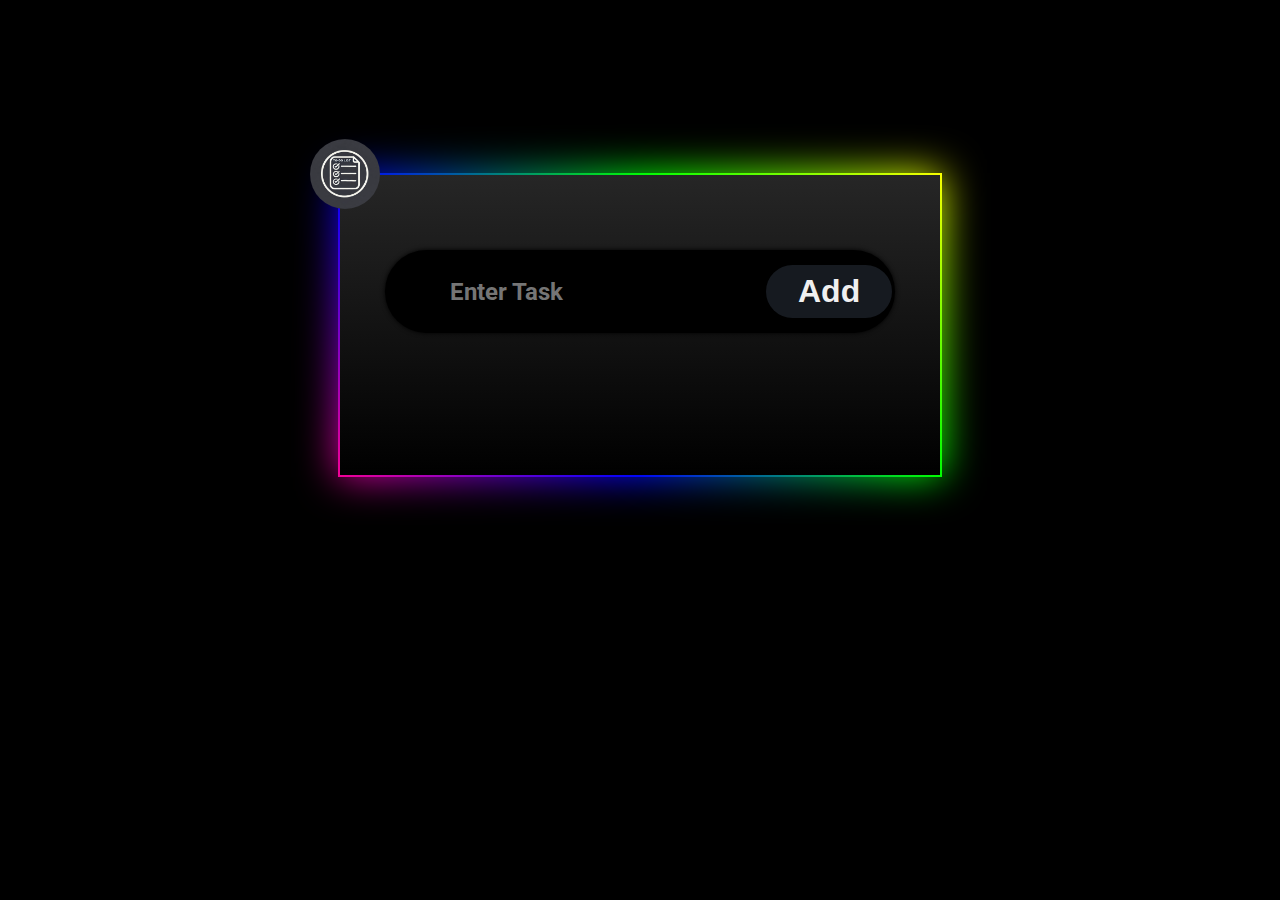
<file: todolist3/index.html>
<!DOCTYPE html>
<html lang="en">
<head>
    <meta charset="UTF-8">
    <meta name="viewport" content="width=device-width, initial-scale=1.0">
    <title>To-do List</title>
    <!--stylesheet-->
    <link rel="stylesheet" href="style1.css">
    <!-- global font links -->
    <link rel="preconnect" href="https://fonts.googleapis.com">
    <link rel="preconnect" href="https://fonts.gstatic.com" crossorigin>
    <link href="https://fonts.googleapis.com/css2?family=Roboto:ital,wght@0,100..900;1,100..900&display=swap" rel="stylesheet">
    <!--fontawesome link-->
    <link rel="stylesheet" href="https://cdnjs.cloudflare.com/ajax/libs/font-awesome/6.7.2/css/all.min.css" integrity="sha512-Evv84Mr4kqVGRNSgIGL/F/aIDqQb7xQ2vcrdIwxfjThSH8CSR7PBEakCr51Ck+w+/U6swU2Im1vVX0SVk9ABhg==" crossorigin="anonymous" referrerpolicy="no-referrer" />

</head>
<body>
    <div class="shadow">
        <div id="add-task-container">
            <div class="icon"></div>
            <input type="text" placeholder="Enter Task" id="input-task">
            <button id="add-task">Add</button>
        </div>

        <div id="task-container"></div>

        
    </div>
    
<!--scripts-->
    <script src="project2.js"></script>
</body>
</html>
</file>
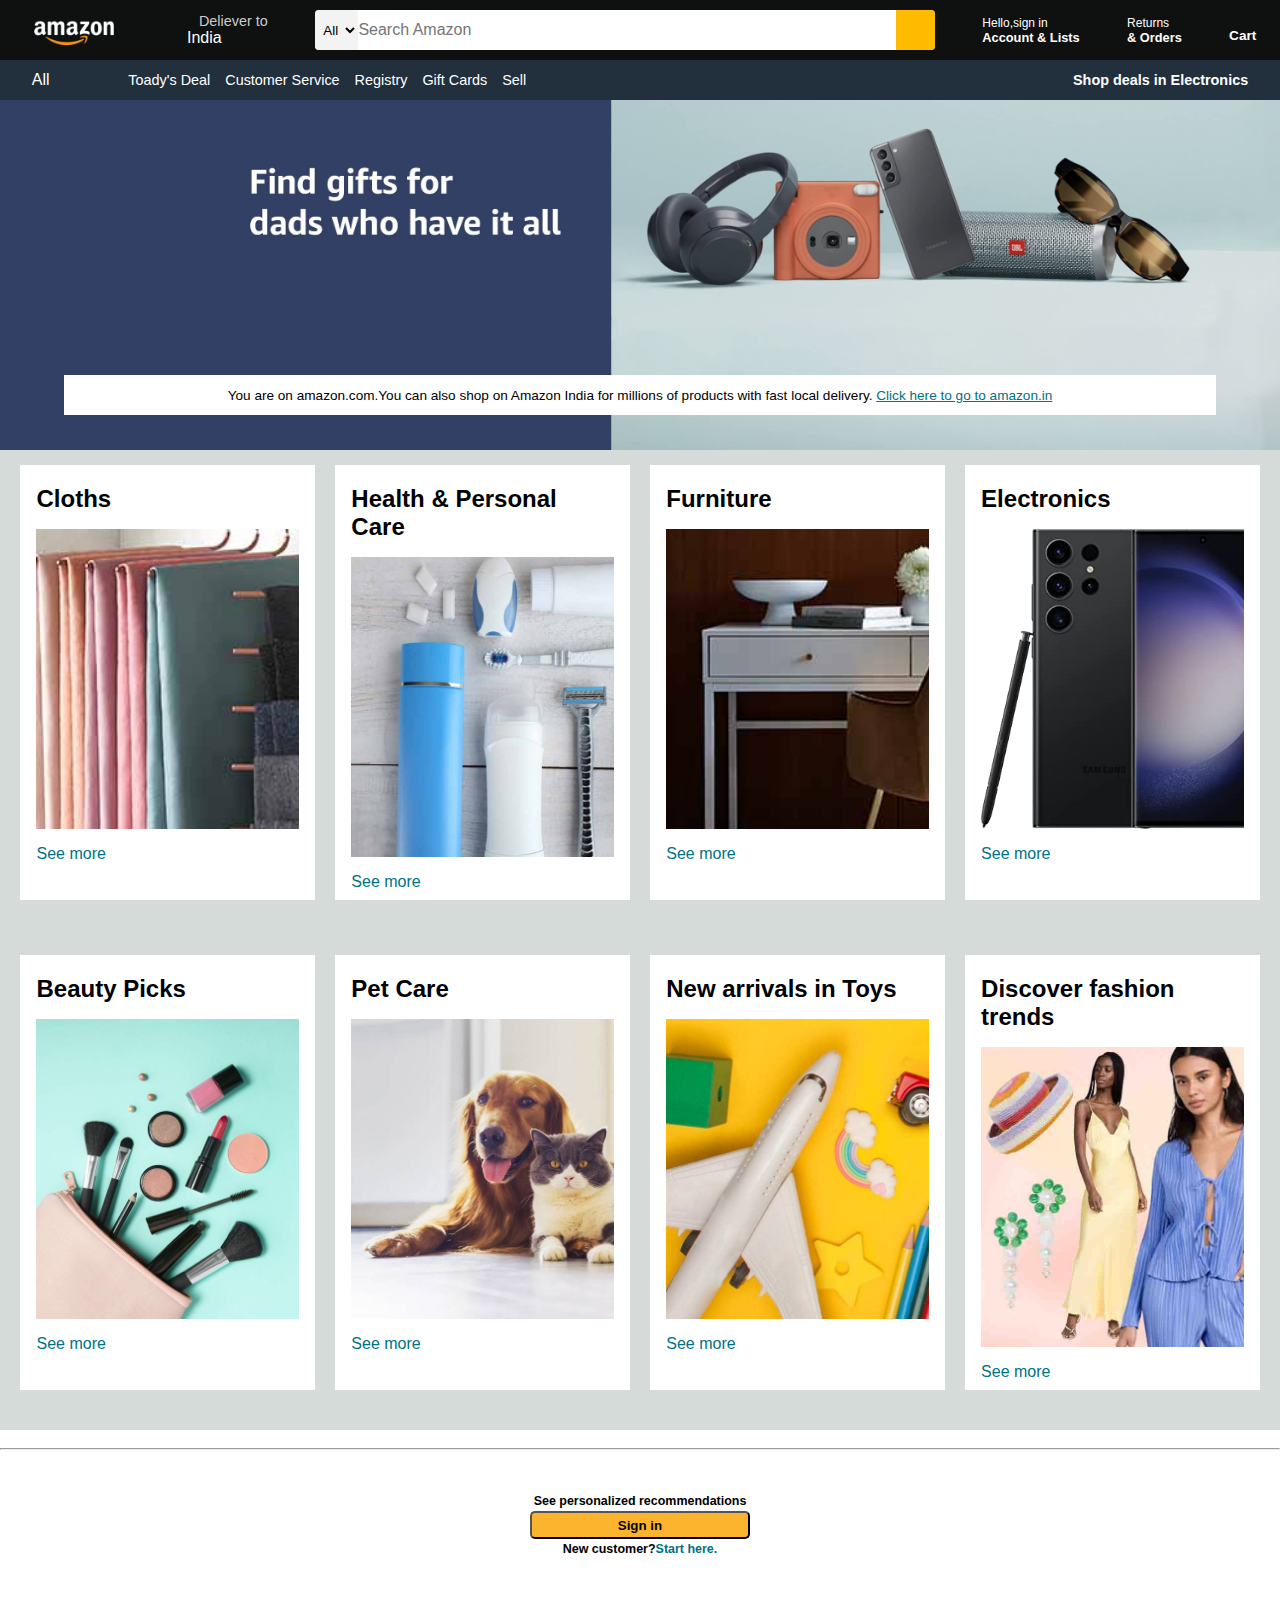
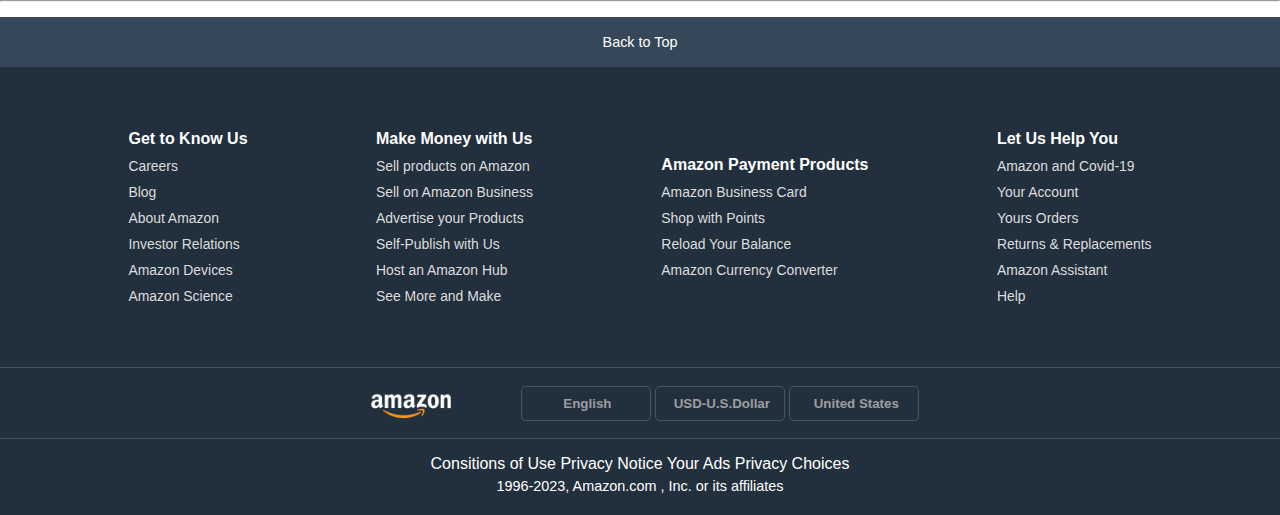
<file: amazon_clone/amazon.html>
<!DOCTYPE html>
<html lang="en">
<head>
    <meta charset="UTF-8">
    <meta name="viewport" content="width=device-width, initial-scale=1.0">
    <title>AmazonClone</title>
    <link rel="stylesheet" href="https://cdnjs.cloudflare.com/ajax/libs/font-awesome/6.4.0/css/all.min.css" integrity="sha512-iecdLmaskl7CVkqkXNQ/ZH/XLlvWZOJyj7Yy7tcenmpD1ypASozpmT/E0iPtmFIB46ZmdtAc9eNBvH0H/ZpiBw==" crossorigin="anonymous" referrerpolicy="no-referrer" />
    <link rel="stylesheet" href="amazon.css">
</head>
<body>
    <header>
    <div class="navbar">
        <div class="nav-logo">
            <div class="logo"></div>
        </div>

        <div class="nav-address">
            <p class="add-first">Deliever to</p>
            <div class="add-icon">
                <i class="fa-solid fa-location-dot"></i>
                <p class="add-second">India</p>
            </div>
        </div>

        <div class="nav-search">
            <select class="search-select">
                <option>All</option>
            </select>
            <input placeholder="Search Amazon"class="search-input">
            <div class="search-icon">
                <i class="fa-solid fa-magnifying-glass"></i>
            </div>
        </div>

        <div class="nav-signin">
            <p class="nav-first">Hello,sign in</p>
            <p class="nav-second">Account & Lists</p>
        </div>

        <div class="nav-return">
            <p class="nav-first">Returns</p>
            <p class="nav-second">& Orders</p>
        </div>

        <div class="nav-cart">
            <i class="fa-solid fa-cart-shopping"></i>
            Cart
        </div>
    </div>

    <div class="panel">
        <div class="panel-all">
            <i class="fa-solid fa-bars"></i>
            All
        </div>
        <div class="panel-options">
            <p>Toady's Deal</p>
            <p>Customer Service</p>
            <p>Registry</p>
            <p>Gift Cards</p>
            <p>Sell</p>
        </div>
        <div class="panel-deals">
            Shop deals in Electronics
        </div>
    </div>
</header>

<div class="hero-section">
    <div class="hero-message">
        <p>You are on amazon.com.You can also shop on Amazon India for millions of products with fast local delivery.
            <a>Click here to go to amazon.in</a>
        </p>
    </div>
</div>

<div class="shop-section">
    <div class="box1 box">
        <div class="box-content">
        <h2>Cloths</h2>
        <div class="box-image" style="background-image: url('box1_image.jpg');"></div>
        <p>See more</p>
        </div>
    </div>
    <div class="box2 box"><div class="box-content">
        <h2>Health & Personal Care</h2>
        <div class="box-image" style="background-image: url('box2_image.jpg');"></div>
        <p>See more</p>
        </div></div>
    <div class="box3 box"><div class="box-content">
        <h2>Furniture</h2>
        <div class="box-image" style="background-image: url('box3_image.jpg');"></div>
        <p>See more</p>
        </div></div>
    <div class="box4 box"><div class="box-content">
        <h2>Electronics</h2>
        <div class="box-image" style="background-image: url('box4_image.jpg');"></div>
        <p>See more</p>
        </div></div>
    <div class="box4 box"><div class="box-content">
        <h2>Beauty Picks</h2>
        <div class="box-image" style="background-image: url('box5_image.jpg');"></div>
        <p>See more</p>
        </div></div>
    <div class="box4 box"><div class="box-content">
        <h2>Pet Care</h2>
        <div class="box-image" style="background-image: url('box6_image.jpg');"></div>
        <p>See more</p>
        </div></div> 
    <div class="box4 box"><div class="box-content">
        <h2>New arrivals in Toys</h2>
        <div class="box-image" style="background-image: url('box7_image.jpg');"></div>
        <p>See more</p>
        </div></div>
    <div class="box4 box"><div class="box-content">
        <h2>Discover fashion trends</h2>
        <div class="box-image" style="background-image: url('box8_image.jpg');"></div>
        <p>See more</p>
        </div></div>   
</div>
<br><hr>
<div class="sign-in">
    <p>See personalized recommendations</p>
    <button>Sign in</button>
    <p class ="customer">New customer?<a>Start here.</a></p>
</div>
<hr>


<footer>
    <div class="foot-panel1">Back to Top</div>
    <div class="foot-panel2">
        <ul>
            <p>Get to Know Us</p>
            <a>Careers</a>
            <a>Blog</a>
            <a>About Amazon</a>
            <a>Investor Relations</a>
            <a>Amazon Devices</a>
            <a>Amazon Science</a>
        </ul>
        <ul>
            <p>Make Money with Us</p>
            <a>Sell products on Amazon</a>
            <a>Sell on Amazon Business</a>
            <a>Advertise your Products</a>
            <a>Self-Publish with Us</a>
            <a>Host an Amazon Hub</a>
            <a>See More and Make</a>
        </ul>
        <ul>
            <p>Amazon Payment Products</p>
            <a>Amazon Business Card</a>
            <a>Shop with Points</a>
            <a>Reload Your Balance</a>
            <a>Amazon Currency Converter</a>
        </ul>
        <ul>
            <p>Let Us Help You</p>
            <a>Amazon and Covid-19</a>
            <a>Your Account</a>
            <a>Yours Orders</a>
            <a>Returns & Replacements</a>
            <a>Amazon Assistant</a>
            <a>Help</a>
        </ul>
    </div>
    <div class="foot-panel3">
        <div class="logo"></div>
        <div class="details">
            <button><i class="fa-solid fa-comment"></i>&#160;English</button>
            <button><i class="fa-solid fa-dollar-sign"></i>&#160;USD-U.S.Dollar</button>
            <button><i class="fa-brands fa-font-awesome"></i>&#160;United States</button>
        </div>
    </div>
    <div class="foot-panel4">
        <div class="pages">
            <a>Consitions of Use</a>
            <a>Privacy Notice</a>
            <a>Your Ads Privacy Choices</a>
        </div>
        <div class="copyright"><i class="fa-solid fa-copyright"></i>1996-2023, Amazon.com , Inc. or its affiliates</div>
    </div>
</footer>
</body>
</html>
</file>
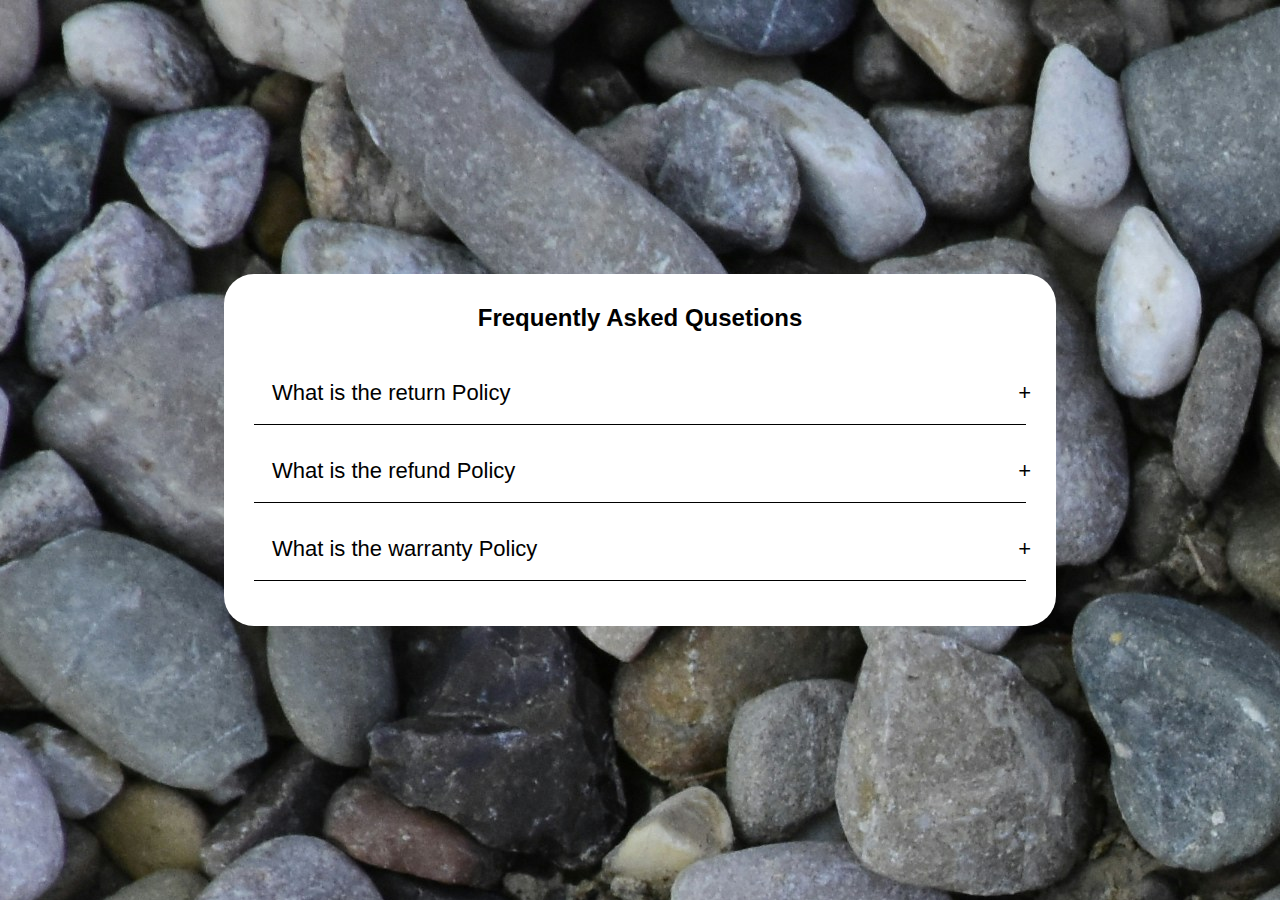
<file: frequently_asked_questions/index1.html>
<!DOCTYPE html>
<html lang="en">
<head>
    <meta charset="UTF-8">
    <meta name="viewport" content="width=device-width, initial-scale=1.0">
    <title>Frequently asked questions</title>
    <!--stylesheet-->
    <link rel="stylesheet" href="style1.css">
    <!-- global font links -->
    <link rel="preconnect" href="https://fonts.googleapis.com">
    <link rel="preconnect" href="https://fonts.gstatic.com" crossorigin>
    <link href="https://fonts.googleapis.com/css2?family=Roboto:ital,wght@0,100..900;1,100..900&display=swap" rel="stylesheet">
    <!--fontawesome link-->
    <link rel="stylesheet" href="https://cdnjs.cloudflare.com/ajax/libs/font-awesome/6.7.2/css/all.min.css" integrity="sha512-Evv84Mr4kqVGRNSgIGL/F/aIDqQb7xQ2vcrdIwxfjThSH8CSR7PBEakCr51Ck+w+/U6swU2Im1vVX0SVk9ABhg==" crossorigin="anonymous" referrerpolicy="no-referrer" />

</head>
<body>
    <div class="accordion">
        <h2 class="accordion-title">Frequently Asked Qusetions</h2>
        <div class="content-container">
            <div class="question question1">
                What is the return Policy
            </div>
            <div class="answer answer1">
                Lorem ipsum, dolor sit amet consectetur adipisicing elit. Iste veniam necessitatibus fugiat vel numquam aut quidem aliquid quam voluptas! Quam provident numquam quibusdam nesciunt, aspernatur quisquam labore rem. Odio, sapiente.
            </div>
            <div class="question question2">
                What is the refund Policy
            </div>
            <div class="answer answer2">
                Lorem ipsum, dolor sit amet consectetur adipisicing elit. Iste veniam necessitatibus fugiat vel numquam aut quidem aliquid quam voluptas! Quam provident numquam quibusdam nesciunt, aspernatur quisquam labore rem. Odio, sapiente.
            </div>
            <div class="question question3">
                What is the warranty Policy
            </div>
            <div class="answer answer3">
                Lorem ipsum, dolor sit amet consectetur adipisicing elit. Iste veniam necessitatibus fugiat vel numquam aut quidem aliquid quam voluptas! Quam provident numquam quibusdam nesciunt, aspernatur quisquam labore rem. Odio, sapiente.
            </div>
        </div>
    </div>

<!--scripts-->
    <script src="project1.js"></script>
</body>
</html>
</file>
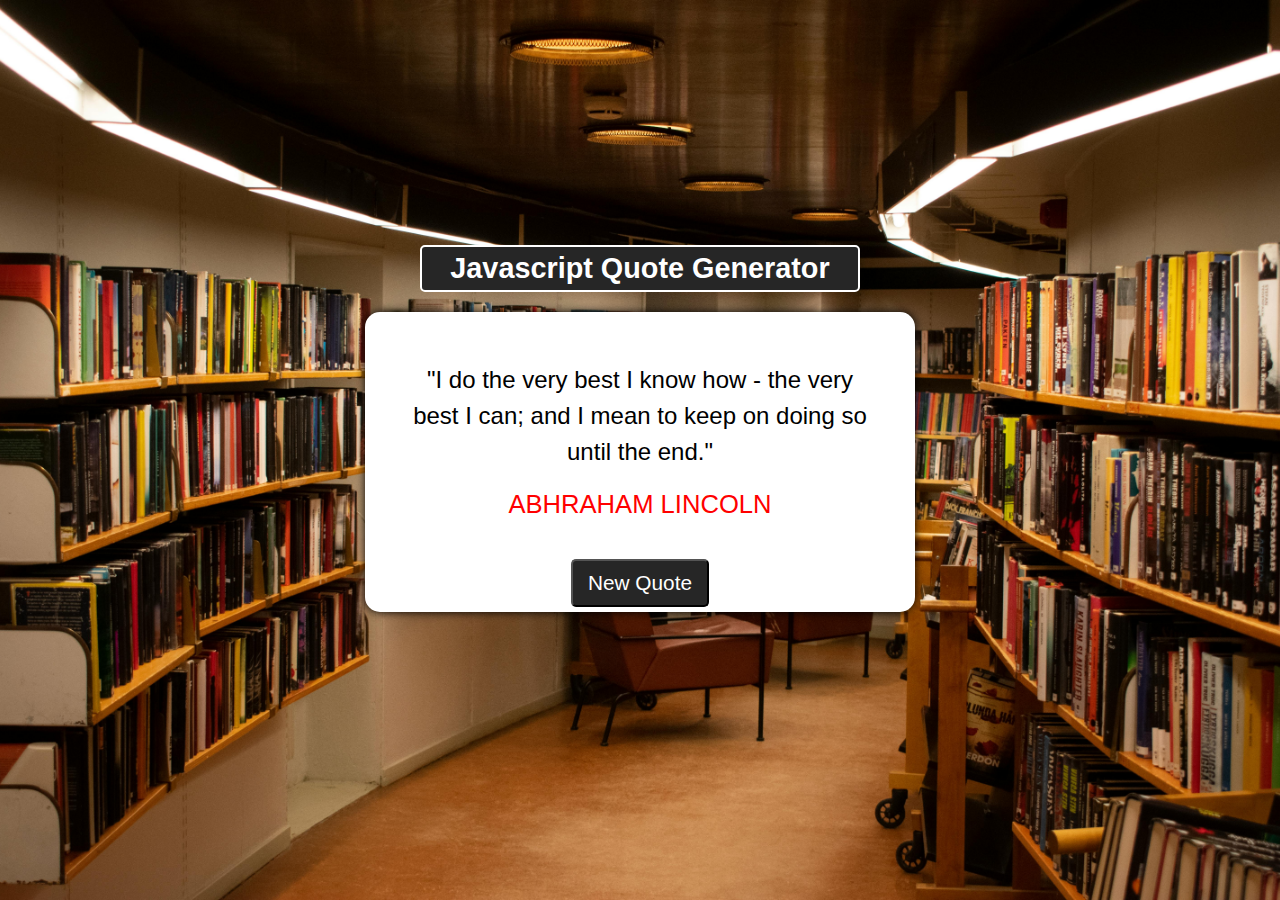
<file: javascript_quote_generator/index1.html>
<!DOCTYPE html>
<html lang="en">
<head>
    <meta charset="UTF-8">
    <meta name="viewport" content="width=device-width, initial-scale=1.0">
    <title>Javascript Quote Generator</title>
    <!--stylesheet-->
    <link rel="stylesheet" href="style1.css">
    <!-- global font links -->
    <link rel="preconnect" href="https://fonts.googleapis.com">
    <link rel="preconnect" href="https://fonts.gstatic.com" crossorigin>
    <link href="https://fonts.googleapis.com/css2?family=Roboto:ital,wght@0,100..900;1,100..900&display=swap" rel="stylesheet">
    <!--fontawesome link-->
    <link rel="stylesheet" href="https://cdnjs.cloudflare.com/ajax/libs/font-awesome/6.7.2/css/all.min.css" integrity="sha512-Evv84Mr4kqVGRNSgIGL/F/aIDqQb7xQ2vcrdIwxfjThSH8CSR7PBEakCr51Ck+w+/U6swU2Im1vVX0SVk9ABhg==" crossorigin="anonymous" referrerpolicy="no-referrer" />

</head>
<body>
    <!--quote generator-->
    <div class="container">
        <div class="header">
            <h2>Javascript Quote Generator</h2>
        </div>
        <div class="main-content">
            <div class="text-area">
                <span class="quote">
                    "I do the very best I know how - the very best I can; and I mean to keep on doing so until the end."
                </span>
            </div>
            <div class="person">Abhraham Lincoln</div>
            <div class="button-area">
                <button class="new-quote">New Quote</button>
            </div>
        </div>
    </div>
<!--scripts-->
    <script src="project1.js"></script>
</body>
</html>
</file>
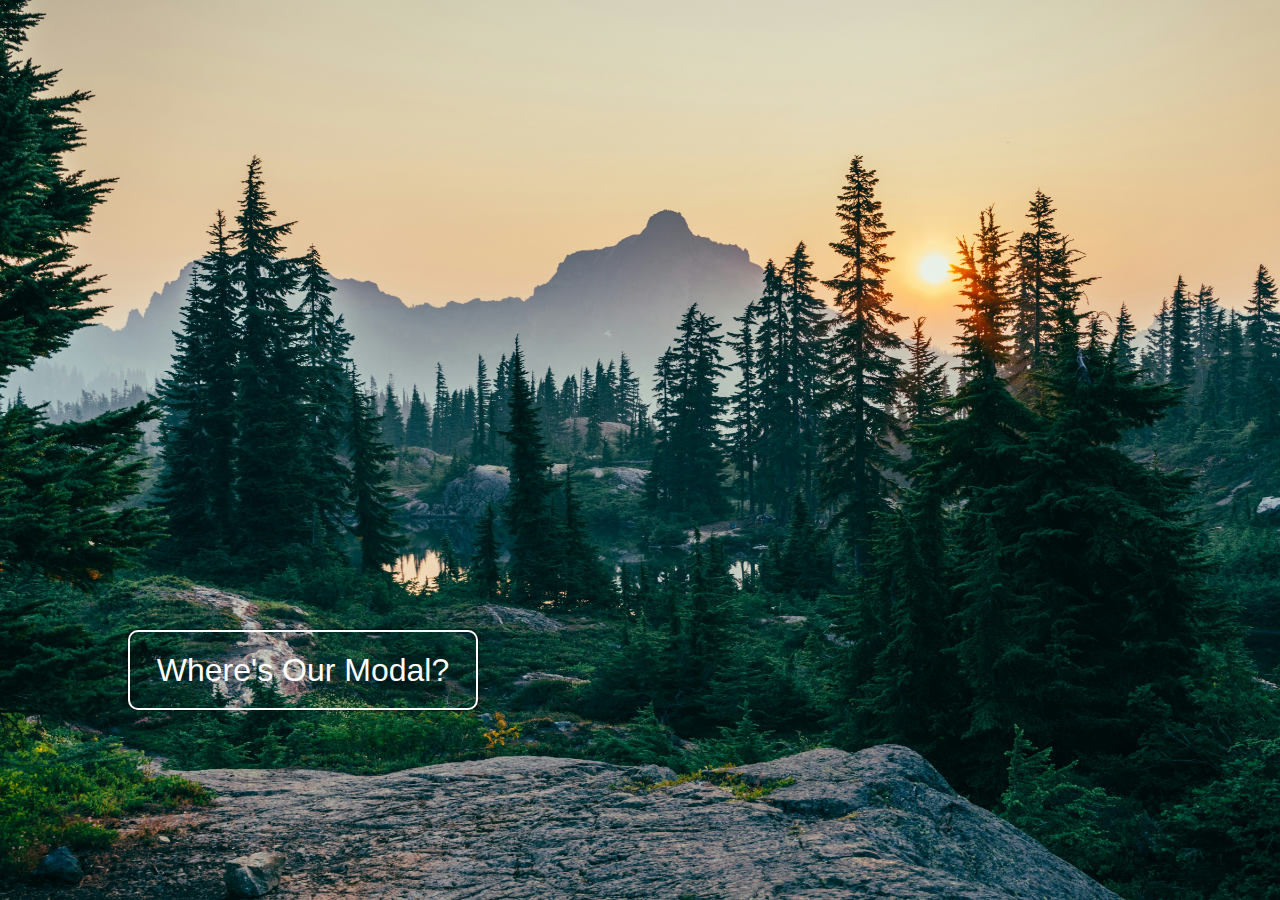
<file: model/index1.html>
<!DOCTYPE html>
<html lang="en">
<head>
    <meta charset="UTF-8">
    <meta name="viewport" content="width=device-width, initial-scale=1.0">
    <title>Model</title>
    <!--stylesheet-->
    <link rel="stylesheet" href="style1.css">
    <!-- global font links -->
    <link rel="preconnect" href="https://fonts.googleapis.com">
    <link rel="preconnect" href="https://fonts.gstatic.com" crossorigin>
    <link href="https://fonts.googleapis.com/css2?family=Roboto:ital,wght@0,100..900;1,100..900&display=swap" rel="stylesheet">
    <!--fontawesome link-->
    <link rel="stylesheet" href="https://cdnjs.cloudflare.com/ajax/libs/font-awesome/6.7.2/css/all.min.css" integrity="sha512-Evv84Mr4kqVGRNSgIGL/F/aIDqQb7xQ2vcrdIwxfjThSH8CSR7PBEakCr51Ck+w+/U6swU2Im1vVX0SVk9ABhg==" crossorigin="anonymous" referrerpolicy="no-referrer" />

</head>
<body>
    <!--modal open button-->
    <button id="open-btn">
        <p>Where's Our Modal?</p>
    </button>
    <!-- modal and modal background-->
     <div id="modal-container">
        <div id="modal">
            <p>Here I am!</p>
            <div id="close-btn">&times;</div>
         </div>
     </div>

<!--scripts-->
    <script src="project1.js"></script>
</body>
</html>
</file>
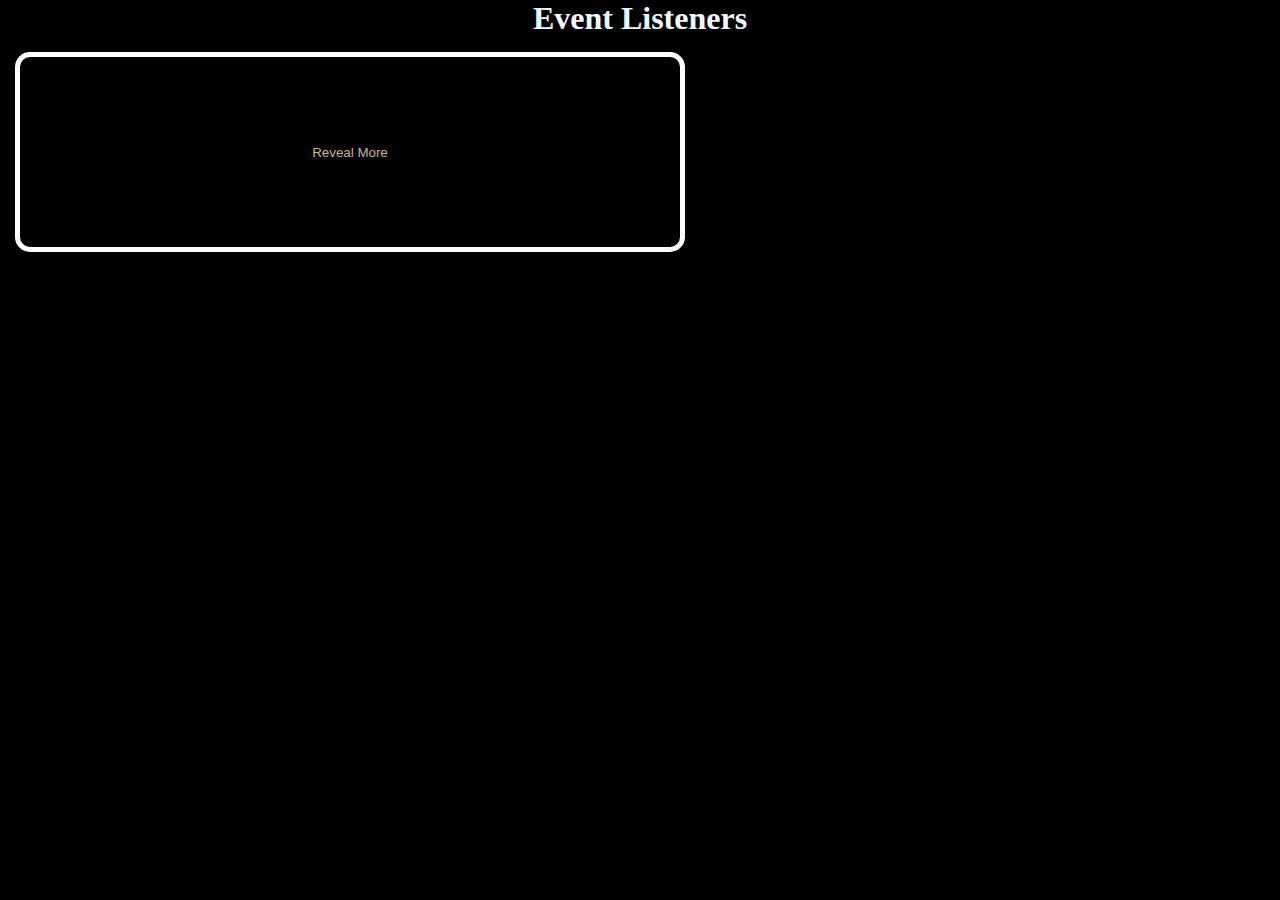
<file: reveal_text/hello3.html>
<!DOCTYPE html>
<html lang="en">
<head>
    <meta charset="UTF-8">
    <meta name="viewport" content="width=device-width, initial-scale=1.0">
    <title>Reveal text</title>
    <link rel="stylesheet" href="style3.css">
</head>
<body>
    <h1 id="main-heading">Event Listeners</h1>
    <div class="container">
        <button class="reveal-btn boxes">Reveal More</button>
        <div class="hidden-content boxes">
            Lorem ipsum dolor sit amet consectetur, adipisicing elit. Recusandae minus deserunt natus eveniet sed, in, accusamus sapiente vitae sunt veniam aspernatur? Enim, dicta veniam mollitia quidem at nisi sint eos amet sed placeat tempora exercitationem omnis, eum saepe ab labore atque molestiae excepturi possimus fugit inventore consectetur tempore assumenda praesentium. Tenetur incidunt obcaecati consequatur rerum accusamus quidem deserunt quaerat, porro doloremque beatae sit? Iste a repellendus veniam, accusantium rem asperiores hic dolorem expedita est sed ad excepturi recusandae impedit minus cum voluptatibus aspernatur, et voluptatum laboriosam. Aliquam ex, officiis laborum dolor consequuntur alias, corrupti explicabo maiores, molestiae odit aliquid et.
        </div>
    </div>
<script src="first.js"></script>
    
</body>
</html>
</file>
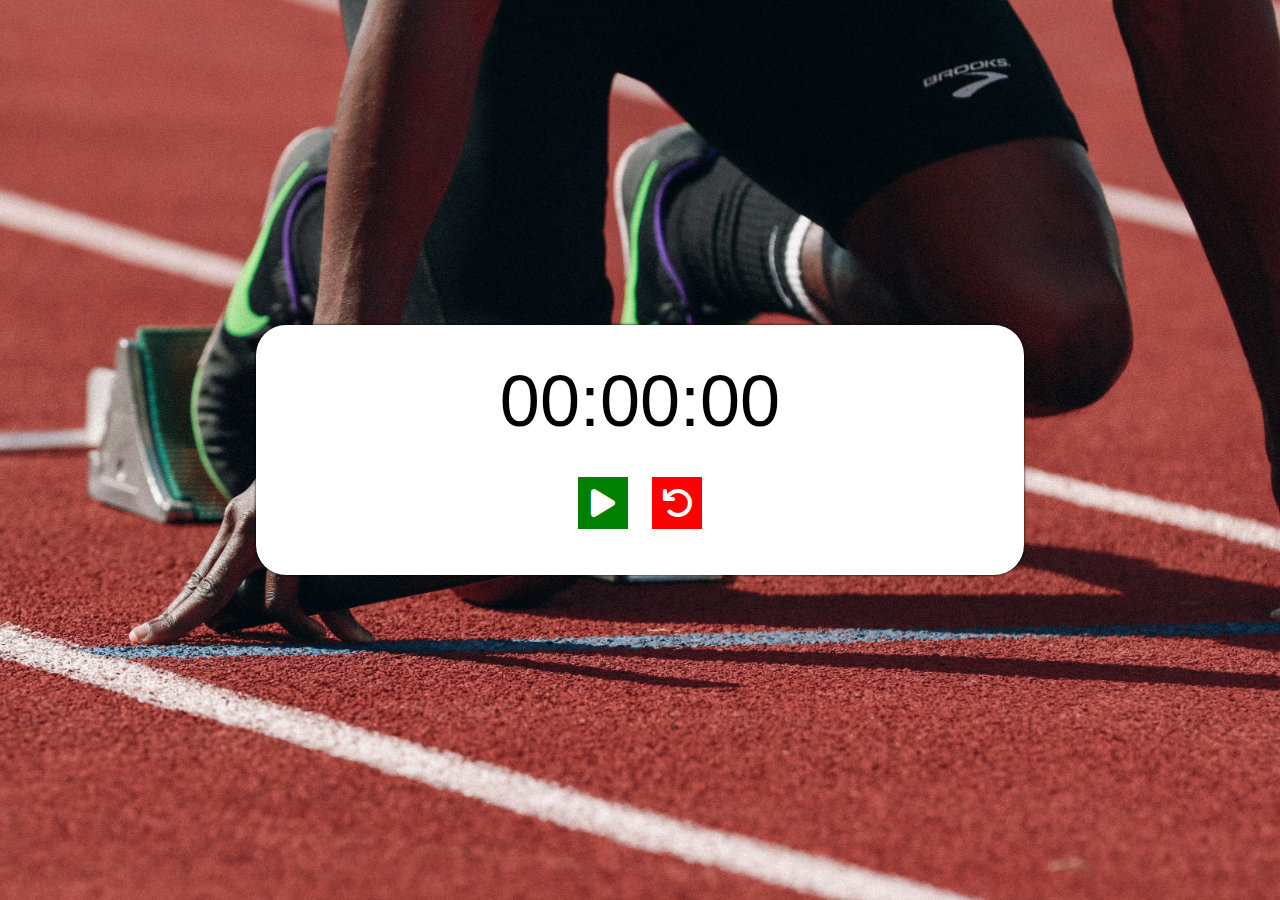
<file: stopwatch/index1.html>
<!DOCTYPE html>
<html lang="en">
<head>
    <meta charset="UTF-8">
    <meta name="viewport" content="width=device-width, initial-scale=1.0">
    <title>Stopwatch</title>
    <!--stylesheet-->
    <link rel="stylesheet" href="style1.css">
    <!-- global font links -->
    <link rel="preconnect" href="https://fonts.googleapis.com">
    <link rel="preconnect" href="https://fonts.gstatic.com" crossorigin>
    <link href="https://fonts.googleapis.com/css2?family=Roboto:ital,wght@0,100..900;1,100..900&display=swap" rel="stylesheet">
    <!--fontawesome link-->
    <link rel="stylesheet" href="https://cdnjs.cloudflare.com/ajax/libs/font-awesome/6.7.2/css/all.min.css" integrity="sha512-Evv84Mr4kqVGRNSgIGL/F/aIDqQb7xQ2vcrdIwxfjThSH8CSR7PBEakCr51Ck+w+/U6swU2Im1vVX0SVk9ABhg==" crossorigin="anonymous" referrerpolicy="no-referrer" />

</head>
<body>
    <div class="container">
        <div id="timer">
            00:00:00    
        </div>

        <div class="buttons">
            <button id="startStopBtn">
                <i class="fa-solid fa-play" id="play"></i>
            </button>
            
            <button id="resetBtn">
                <i class="fa-solid fa-arrow-rotate-left" id="reset"></i>
            </button>
        
        </div>
    </div>

<!--scripts-->
    <script src="project1.js"></script>
</body>
</html>
</file>
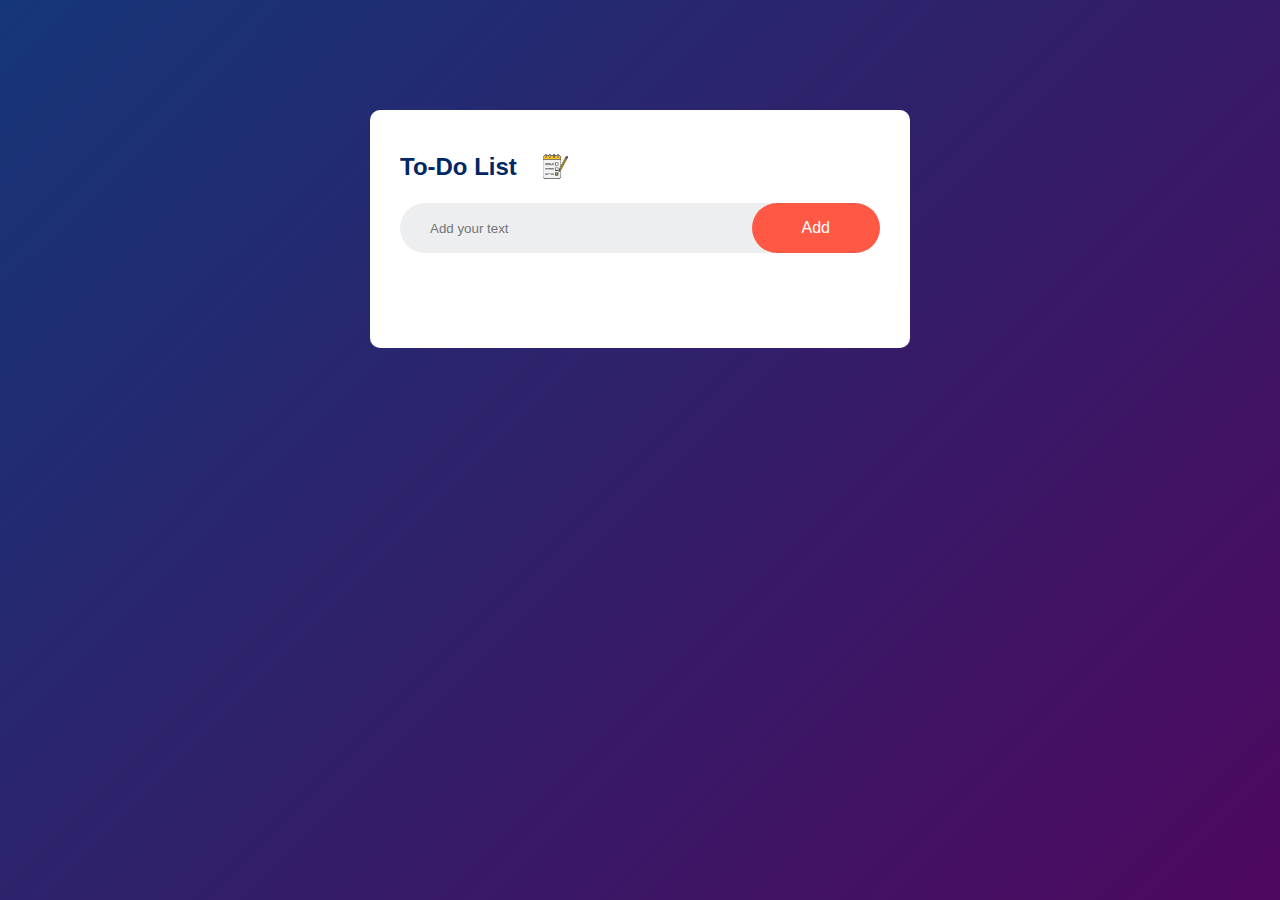
<file: todo failed1/index1.html>
<!DOCTYPE html>
<html lang="en">
<head>
    <meta charset="UTF-8">
    <meta name="viewport" content="width=device-width, initial-scale=1.0">
    <title>To-do List</title>
    <!--stylesheet-->
    <link rel="stylesheet" href="style1.css">
    <!-- global font links -->
    <link rel="preconnect" href="https://fonts.googleapis.com">
    <link rel="preconnect" href="https://fonts.gstatic.com" crossorigin>
    <link href="https://fonts.googleapis.com/css2?family=Roboto:ital,wght@0,100..900;1,100..900&display=swap" rel="stylesheet">
    <!--fontawesome link-->
    <link rel="stylesheet" href="https://cdnjs.cloudflare.com/ajax/libs/font-awesome/6.7.2/css/all.min.css" integrity="sha512-Evv84Mr4kqVGRNSgIGL/F/aIDqQb7xQ2vcrdIwxfjThSH8CSR7PBEakCr51Ck+w+/U6swU2Im1vVX0SVk9ABhg==" crossorigin="anonymous" referrerpolicy="no-referrer" />

</head>
<body>
    <div class="container">
        <div class="todo-app">
            <h2>To-Do List <img src="icon.jpg"></h2>
            <div class="row">
                <input type="text" id="input-box", placeholder="Add your text">
                <button>Add</button>
            </div>
            <ul id="list-container">
                <!-- <li class="checked">Task 1</li>
                <li>Task 2</li>
                <li>Task 3</li> -->
            </ul>
        </div>
        
    </div>
    
<!--scripts-->
    <script src="project1.js"></script>
</body>
</html>
</file>
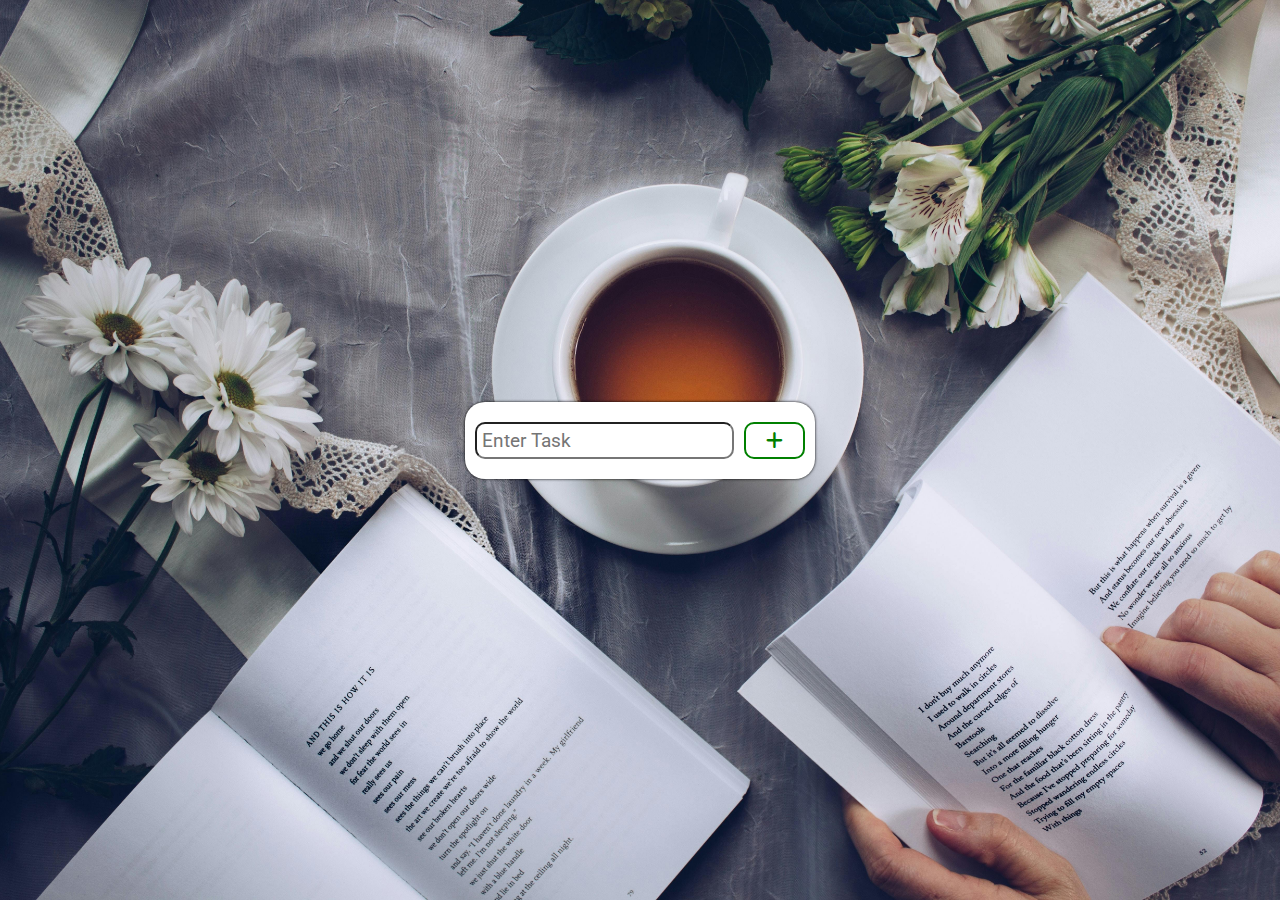
<file: todolist/index1.html>
<!DOCTYPE html>
<html lang="en">
<head>
    <meta charset="UTF-8">
    <meta name="viewport" content="width=device-width, initial-scale=1.0">
    <title>To-do List</title>
    <!--stylesheet-->
    <link rel="stylesheet" href="style1.css">
    <!-- global font links -->
    <link rel="preconnect" href="https://fonts.googleapis.com">
    <link rel="preconnect" href="https://fonts.gstatic.com" crossorigin>
    <link href="https://fonts.googleapis.com/css2?family=Roboto:ital,wght@0,100..900;1,100..900&display=swap" rel="stylesheet">
    <!--fontawesome link-->
    <link rel="stylesheet" href="https://cdnjs.cloudflare.com/ajax/libs/font-awesome/6.7.2/css/all.min.css" integrity="sha512-Evv84Mr4kqVGRNSgIGL/F/aIDqQb7xQ2vcrdIwxfjThSH8CSR7PBEakCr51Ck+w+/U6swU2Im1vVX0SVk9ABhg==" crossorigin="anonymous" referrerpolicy="no-referrer" />

</head>
<body>
    <div class="container">
        <div id="add-task-container">
            <input type="text" placeholder="Enter Task" id="input-task">
            <button id="add-task"><i class="fa-solid fa-plus"></i></button>
        </div>

        <div id="task-container"></div>

        
    </div>
    
<!--scripts-->
    <script src="project1.js"></script>
</body>
</html>
</file>
<file: todolist3/style1.css>
*{
    margin: 0;
    padding: 0;
    box-sizing: border-box;
    font-family: 'Roboto', sans-serif;
}
body{
    background: #000;
    min-height: 100vh;
    display: flex;
    justify-content: center;
    align-items: center;
}

/* making gradient border */
.shadow{
    position: relative;
    top: -25vh;
    margin: 200px auto 0;
    min-width: 600px;
    min-height: 300px; 
    height: auto;
    background: linear-gradient(0deg, #000, #262626);
}
.shadow::before, .shadow::after{
    content: '';
    position: absolute;
    top: -2px;
    left: -2px;
    background: linear-gradient(45deg, #fb0094, #0000ff, #00ff00, #ffff00, #ff0000, #fb0094, #0000ff, #00ff00, #ffff00, #ff0000);
    background-size: 400%;
    width: calc(100% + 4px);
    height: calc(100% + 4px);
    z-index: -1;
    animation: boxshadow 50s linear infinite;
}
.shadow::after{
    filter:blur(20px);
}
@keyframes boxshadow{
    0%{
        background-position:0 0;
    }
    50%{
        background-position:300% 0;
    }
    100%{
        background-position:0 0;

    }
}

/* this is for icon */
.icon{
    height: 70px;
    width: 70px;
    background:url(icon3.webp) center center/cover;
    position: absolute;
    top: -12%;
    left: -5%;
    border-radius: 50%;
}


/* **************** */
#add-task-container{
    width: 85%;
    padding: 15px 10px;
    background: black;
    border-radius: 200px;
    box-shadow: 0 0 5px;
    display: flex;
    margin-bottom: 50px;
    margin-top: 75px;
    justify-self: center;
    box-shadow: 0 0 5px;
}



input{
    flex: 5;
    margin-left: 50px;
    border-radius: 10px;
    font-size: 1.2rem;
    padding: 5px;
    font-size: 1.5rem;
    background: transparent;
    border: none;
    outline: none;
    color: azure;
    font-weight: bold;
    transition-property: all;
    transition-duration: 0.3s;
    transition-timing-function: ease-in-out;
}
input:hover{
    transform: scale(1.1);
}

/* gradinate button */
#add-task{
    padding: 0.25em 1em;
    background-color: #161a20;
    border: none;
    color: #f0f0f0;
    border-radius: 1000px;
    font-family: 'Segoe UI', Tahoma, Geneva, Verdana, sans-serif;
    position: relative;
    display: flex;
    justify-content: center;
    align-items: center;
    font-size: 2rem;
    font-weight: bold;

    
}
#add-task::after{
    content: '';
    position: absolute;
    height: 107%;
    width: 102%;
    border-radius: 1000px;
    background-image: linear-gradient(to bottom right, #008cff, #e100ff);
    z-index: -1;
}
#add-task:hover{
    z-index: 0;
    box-shadow: 40px 0 100px #008cff9c, -40px 0 100px #e100ffb0;
}

/* ------------------ */
.task{
    width: 80%;
    background-color: black;
    color: azure;
    border-radius: 20px;
    box-shadow: 0 0 3px;
    padding: 5px;
    margin-bottom: 10px;
    display: flex;
    justify-content: space-between;
    justify-self: center;
    cursor: pointer;
}
.task li{
    list-style: none;
    flex: 4;
    padding: 5px;
    font-size: 1.3rem;
    margin: 10px;
}

.task button{
    flex: 1;
    border-radius: 50%;
    background-color: black;
    cursor: pointer;
    font-weight: bold;
}



/* ---------------- */
.task .checkTask{
    color: grey;
    margin-right: 5px;
    border: 2px solid black;
    font-size: 1.5rem;
    transition-property: all;
    transition-duration: 0.3s;
    transition-timing-function: ease-in-out;
}
.task .checkTask:hover{
    background-color: black;
    color: grey;
    transform: scale(1.5);
}
.task .deleteTask{
    color: red;
    margin-right: 5px;
    border: 2px solid black;
    font-size: 1.3rem;
    box-shadow: 0 14px 22px -7px rgba(0,0,0,0.4);
    transition: background-color 0.3s;
}
.task .deleteTask:hover{
    background-color: red;
    color: black;
    animation: swing 0.5s;
}

@keyframes swing {
    0%{
        transform: translate(0,0);
    }
    10%{
        transform:  translate(3px,0px);
    }
    20%{
        transform:  translate(0px,0px);
    }
    30%{
        transform:  translate(-3px,0px);
    }
    40%{
        transform: translate(0,0);
    }
    50%{
        transform: translate(+3px,0);
    }
    60%{
        transform:  translate(0px,0px);
    }
    70%{
        transform:  translate(-3px,0px);
    }
    80%{
        transform:  translate(0px,0px);
    }
    90%{
        transform: translate(+3px,0px);
    }
    100%{
        transform: translate(0,0);
    }
}

.completed {
    text-decoration: line-through;
    opacity: 0.2;
}
</file>
<file: amazon_clone/amazon.css>
*{
    margin:0px;
    padding:0px;
    font-family: Arial, Helvetica, sans-serif;
    border:border-box;
}
.navbar{
    display: flex;
    align-items: center;
    justify-content: space-around;
    height:60px;
    background-color: #0f1111;
    color: white;
}
.nav-logo{
    height: 50px;
    width: 113px;
}
.logo{
    background-image: url('amazon_logo.png');
    height: 50px;
    width: 100%;
    background-size: cover;
}
.nav-logo:hover{
    border:2px solid white;
    border-radius: 4px;
}
/* box2 */
.add-icon{
    display: flex;
    align-items: center;
}
.add-first{
    color:#cccccc;
    font-size: 0.9rem;
    padding-left: 15px;
}
.add-second{
    font-size: 1rem;
    padding-left: 3px;
}
.nav-address:hover{
    border:2px solid white;
    border-radius: 4px;
    cursor: pointer;
}
/* box3 */
.nav-search{
    display: flex;
    background-color: pink;
    height: 40px;
    width: 620px;
    border-radius: 4px;
}
.search-select{
    background-color: #f3f3f3;
    border-top-left-radius: 4px;
    border-bottom-left-radius: 4px;
    width:50px;
    border: none;
    text-align: center;
}
.nav-search:hover{
    border: 2px solid orange;
}
.search-input{
    width: 100%;
    font-size: 1rem;
    border: none;
}
.search-icon{
    width: 45px;
    display: flex;
    justify-content: center;
    align-items: center;
    font-size: 1.2rem;
    background-color: rgb(255, 187, 0);
    color: #0f1111;
    border-top-right-radius: 4px;
    border-bottom-right-radius: 4px;

}
/* box4 */
.nav-first{
    font-size: 0.75rem;
}
.nav-second{
    font-size: 0.8rem;
    font-weight: 700;
}
.nav-signin:hover,.nav-return:hover{
    border:2px solid white;
    border-radius: 4px;
    cursor: pointer;
}
/* box5 */
.nav-cart i {
    font-size: 30px;
}
.nav-cart{
    font-size: 0.85rem;
    font-weight: 700;
}
.nav-cart:hover{
    border:2px solid white;
    border-radius: 4px;
    cursor: pointer;
}
/* panel */
.panel{
    height:40px;
    background-color: #222f3d;
    display: flex;
    color: white;
    align-items: center;
    justify-content: space-around;
}
.panel-options{
    display: flex;
    width: 70%;
    font-size: 0.9rem;
}
.panel-options p{
    margin-left:15px;
    cursor: context-menu;
}
.panel-options p:hover{
    text-decoration: underline;
}
.panel-deals{
    font-size: 0.9rem;
    font-weight: 700;
}
/* hero-section */
.hero-section{
    background-image: url(hero_image.jpg);
    height:350px;
    background-size: cover;
    display: flex;
    justify-content: center;
    align-items: flex-end;
}
.hero-message{
    height: 40px;
    width: 90%;
    background-color: white;
    color: black;
    display: flex;
    justify-content: center;
    align-items: center;
    font-size: 0.85rem;
    position: relative;
    bottom:35px;
}
.hero-message a{
    color:#007185;
    cursor: pointer;
    text-decoration: underline;
}
/* shop-section */
.shop-section{
    height:980px;
    display: flex;
    flex-wrap: wrap;
    justify-content: space-evenly;
    background-color: #d4dbd9;
}
.box{
    height:400px;
    width: 23%;
    /* border: 2px solid black; */
    background-color: white;
    padding:20px 0px 15px;
    margin-top: 15px;
}
.box-image{
    margin-top:1rem;
    margin-bottom: 1rem;
    height:300px;
    background-size: cover;
}
.box-content{
    margin-left: 1rem;
    margin-right: 1rem;
}
.box-content h2{
    margin-bottom: 6px;
}
.box-content p{
    color: #007185;
    cursor: context-menu;
}
.box-content p:hover{
    text-decoration: underline;
}
/* sign-in */
.sign-in{
    height:150px;
    /* background-color: pink; */
    display: flex;
    justify-content: center;
    align-items: center;
    flex-direction: column;
}


.sign-in p{
    font-size: 0.78rem;
    font-weight: 600;
}
button{
    margin-top: 3px;
    height:28px;
    width: 220px;
    font-weight: 700;
    background-color: rgb(252, 180, 46);
    border-radius: 5px;
    margin-bottom: 3px;
}
button:hover{
    background-color: orange;
    cursor: pointer;
}

.sign-in a{
    color: #007185;
    cursor: context-menu;
}
.sign-in a:hover{
    text-decoration: underline;
}
/* footer */
footer{
    margin-top: 15px;
}
.foot-panel1{
    background-color: #37475a;
    color: white;
    height: 50px;
    display: flex;
    justify-content: center;
    align-items: center;
    font-size: 0.9rem;
}
.foot-panel2{
    background-color: #222f3d;
    color: white;
    height:300px;
    display: flex;
    justify-content: space-evenly;
    align-items: center;
}
ul p{
    font-weight: 700;
}
ul a{
    display: block;
    font-size: 0.87rem;
    margin-top: 10px;
    color:#dddddd;
}
.foot-panel3{
    height: 70px;
    background-color: #222f3d;
    color: white;
    border-top: 0.1px solid rgb(165, 162, 162,0.3);
    display: flex;
    justify-content: center;
    align-items: center;
}
.logo{
    background-image: url("amazon_logo.png");
    background-size: cover;
    height: 50px;
    width: 100px;
}

.details{
    margin-left: 60px;
}
.details button{
    height:35px;
    width:130px;
    background-color: #222f3d;
    color: rgb(241,232,232,0.6);
    border: 1px solid rgb(241, 232, 232,0.2);
}
.details button:hover{
    background-color: white;
    color:#222f3d;
    cursor: pointer;
}
/* panel4 */
.foot-panel4{
    border-top: 0.1px solid rgb(165, 162, 162,0.3);
    background-color: #222f3d;
    color: white;
    height: 76px;
}
.pages{
    font-size: 1rem;
    text-align: center;
    padding-top: 16px;
}
.copyright{
    font-size: 0.9rem;
    text-align: center;
    margin-top: 5px;
}
</file>
<file: frequently_asked_questions/style1.css>
*{
    margin: 0;
    padding: 0;
    box-sizing: border-box;
    font-family: 'Lato', sans-serif;
}
body{
    background: url(project3.jpg), no-repeat center center/cover;
    height: 100vh;
    display: flex;
    justify-content: center;
    align-items: center;
}
.accordion{
    width: 65%;
    background-color: white;
    padding: 30px;
    border-radius: 30px;
}
.accordion .accordion-title{
    margin-bottom: 30px;
    text-align: center;
}
.accordion .content-container .question{
    padding: 18px;
    font-size: 22px;
    cursor: pointer;
    border-bottom: 1px solid black;
    position: relative;
}
.accordion .content-container .question::after{
    content: '+';
    position: absolute;
    right: -5px;
}
.accordion .content-container .answer{
    padding-top: 15px;
    font-size: 22px;
    line-height: 1.5;
    width: 100%;
    height: 0px;
    overflow: hidden;
    transition: 0.5s;
}
/* javascript styling link */

.accordion .content-container.active .answer{
    height: 150px;

}
.accordion .content-container.active .question{
    font-size: 18px;
    transition: 0.5s;    
}
.accordion .content-container.active .question::after{
    content: '-';
    font-size: 30px;
    transition: 0.5s;
}
</file>
<file: javascript_quote_generator/style1.css>
*{
    margin: 0px;
    padding: 0px;
    box-sizing: border-box;
    font-family: 'Lato', sans-serif;
}

body{
    display: flex;
    justify-content: center;
    align-items: center;
    height: 100vh;
    text-align: center;
    background: url(project1.jpg) no-repeat center center/ cover;
}
.container{
    width: 550px;
    height: 450px;
}
.header{
    font-size: 1.2rem;
    border:2px solid #fff;
    color: #fff;
    background-color: #262626;
    padding: 5px;
    width: 80%;
    margin: 20px auto;
    border-radius: 5px;
}

.main-content{
    width: 100%;
    height: 300px;
    background-color: #fff;
    border-radius: 15px;
    padding: 50px 40px;
    box-shadow: 0 0 10px;
}
.main-content .text-area{
    font-size: 1.5rem;
    line-height: 1.5;
}
.main-content .person{
    font-size: 1.6rem;
    color: red;
    text-transform: uppercase;
    margin: 20px; 
}
.button-area button{
    background-color: #262626;
    color: #fff;
    font-size: 1.3rem;
    padding: 10px 15px;
    margin-top: 20px;
    border-radius: 5px;
}
.button-area button:active{
    background-color: lightblue;
}
</file>
<file: model/style1.css>
*{
    margin: 0;
    padding: 0;
    box-sizing: border-box;
    font-family: 'Lato', sans-serif;
}
body{
    background: url(project2.jpg) no-repeat center center/cover;
    height: 100vh;
    position: relative;
}
#open-btn{
    position: absolute;
    top: 70%;
    left: 10%;
    width: 350px;
    height: 80px;
    font-size: 2rem;
    background: transparent;
    color: #fff;
    border: 2px solid white;
    border-radius: 10px;
    padding: 5px;
    box-shadow:0 0 3px black;
    transition: 0.5s;
    display: flex;
    justify-content: center;
    align-items: center;
}
#open-btn:hover{
    background-color: white;
    color: black;
}
#modal {
    background-color: white;
    position: absolute;
    top: 50%;
    left: 50%;
    transform: translate(-50%, -50%);
    width: 200px;
    height: 100px;
    padding: 10px 20px;
    border-radius: 5px;
    font-size: 1.5rem;
    display: flex;
    justify-content: space-between;
    align-items: center;
    animation-name: animatemodal;
    animation-duration: 0.4s;   
}
#close-btn{
    font-size: 3rem;
}
#close-btn:hover{
    cursor: pointer;
    font-size: 3rem;
    color: red;
}
#modal-container{
    display: none;
    position:fixed;
    top: 0;
    left: 0;
    width: 100%;
    height: 100%;
    z-index: 1;
    background-color: rgba(0, 0, 0, 0.2);
}

/* modal animantio section */
@keyframes animatemodal{
    from{
        top: -300px;
        opacity: 0;
    }
    to {
        top: 50%;
        opacity: 1;
    }
}
</file>
<file: reveal_text/style3.css>
*{
    margin: 0px;
    padding: 0px;
}
body{
    background-color: black;
}
#main-heading{
    text-align: center;
    color: aliceblue;
}
.boxes{
    height: 200px;
    width: 700px;
    border: 5px solid white;
    border-radius: 15px;
    background-color: black;
    margin: 15px;
    text-align: center;
    color: rgb(206, 180, 142);
}
.container{
    display: flex;
    height: 200px;
    width: 700px;  
}
button{
    flex-shrink: 2.5;
}
.hidden-content{
    display: none;
}
.hidden-content.reveal-btn{
    display: block;
}
</file>
<file: stopwatch/style1.css>
*{
    margin: 0;
    padding: 0;
    box-sizing: border-box;
    font-family: 'Lato', sans-serif;
}
body{
    background: url(project4.jpg) no-repeat center center/cover;
    height: 100vh;
    display: flex;
    justify-content: center;
    align-items: center;
}
.container{
    width: 60%;
    height: 250px;
    background-color: white;
    border-radius: 30px;
    box-shadow: 0 0 3px;
}
#timer{
    width: 100%;
    font-size: 72px;
    text-align: center;
    margin: 0, auto;
    padding: 35px;
}
.buttons{
    text-align: center;
}
button{
    margin: 0 10px;
    border: none;
}
button i{
    font-size: 2rem;
    padding: 10px;
    color: white;
    width: 50px;
}
#play{
    background-color: green;
}
#pause{
    background-color: orange;
}
#reset{
    background-color: red;
}
</file>
<file: todo failed1/style1.css>
*{
    margin: 0;
    padding: 0;
    box-sizing: border-box;
    font-family: 'Poppins', sans-serif;
}
.container{
    width: 100%;
    min-height: 100vh;
    background: linear-gradient(135deg, #153677, #4e085f);
    padding: 10px;
}
.todo-app h2 img{
    width: 50px;
    margin-left: 10px;
}
.todo-app{
    width: 100%;
    max-width: 540px;
    background-color: white;
    margin: 100px auto 20px;
    padding: 40px 30px 70px;
    border-radius: 10px;
}
.todo-app h2{
    color: #002765;
    display: flex;
    align-items: center;
    margin-bottom: 20px;
}
.row{
    display: flex;
    align-items: center;
    justify-content: space-between;
    background: #edeef0;
    border-radius: 30px;
    padding-left: 20px;
    margin-bottom: 25px;
}
input{
    flex: 1;
    border: none;
    outline: none;
    background: transparent;
    padding: 10px;
    font-weight: 14px;
}
button{
    border: none;
    outline: none;
    padding: 16px 50px;
    background: #ff5945;
    color: white;
    font-size: 16px;
    cursor: pointer;
    border-radius: 40px;    
}
ul li{
    list-style: none;
    font-size: 17px;
    padding: 12px 8px 12px 50px;
    user-select: none;
    cursor: pointer;
    position: relative;
}
ul li::before{
    content: '';
    position: absolute;
    height: 28px;
    width: 28px;
    border-radius: 50%;
    background-image: url(uhcheked.png);
    background-size: cover;
    background-position: center;
    top: 12px;
    left: 8px;
}
ul li.checked{
    color: #555;
    text-decoration: line-through;
}
ul li.checked::before{
     background-image: url(checked.png);
}
</file>
<file: todolist/style1.css>
*{
    margin: 0;
    padding: 0;
    box-sizing: border-box;
    font-family: 'Roboto', sans-serif;
}
body{
    background: url(project5.jpg) no-repeat center center/cover;
    height: 100vh;
    display: flex;
    justify-content: center;
    align-items: center;
}
#add-task-container{
    width: 350px;
    padding: 20px 10px;
    background: white;
    border-radius: 20px;
    box-shadow: 0 0 3px;
    display: flex;
    margin-bottom: 20px;
}
input{
    flex: 5;
    margin-right: 10px;
    border-radius: 10px;
    font-size: 1.2rem;
    padding: 5px;
}
#add-task{
    flex: 1;
    transition: 0.3s;
    font-size: 1.2rem;
    padding: 5px;
    background-color: white;
    color: green;
    border: green solid 2px;
    border-radius: 10px;
}
#add-task:hover{
    background-color: green;
    color: white;
}
/* styling for the task which get added to the to-do list */

.task{
    width: 100%;
    background-color: white;
    border-radius: 10px;
    box-shadow: 0 0 3px;
    padding: 5px;
    margin-bottom: 5px;
    display: flex;
    justify-content: space-between;

}
.task li{
    list-style: none;
    flex: 4;
    padding: 5px;
    font-size: 1.3rem;
    margin: 10px;
}
.task button{
    flex: 1;
    border-radius: 10px;
    background-color: white;
    cursor: pointer;
}
.task .checkTask{
    color: orange;
    margin-right: 5px;
    border: 2px solid orange;
    font-size: 1.5rem;
}
.task .checkTask:hover{
    background-color: orange;
    color: white;
}
.task .deleteTask{
    color: red;
    margin-right: 5px;
    border: 2px solid red;
    font-size: 1.3rem;
}
.task .deleteTask:hover{
    background-color: red;
    color: white;
}
.completed {
    text-decoration: line-through;
    opacity: 0.6;
}
</file>
